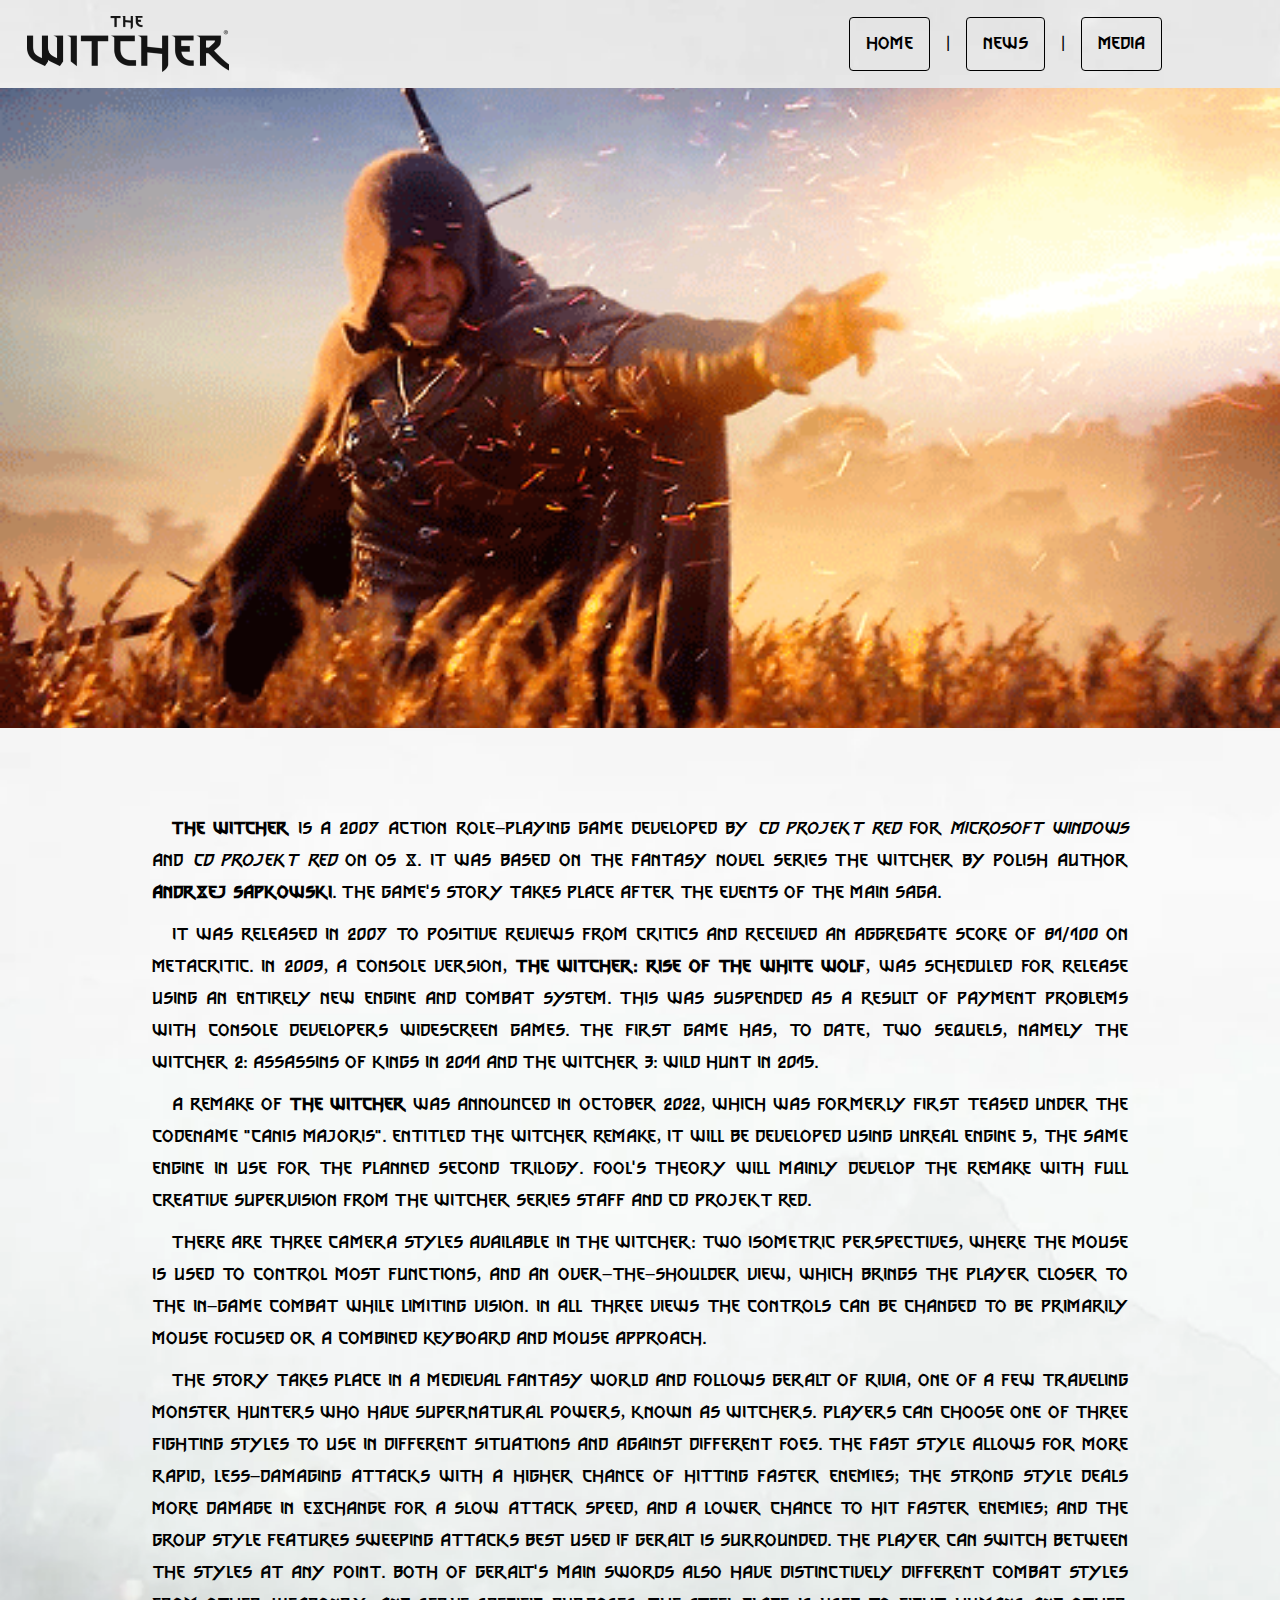
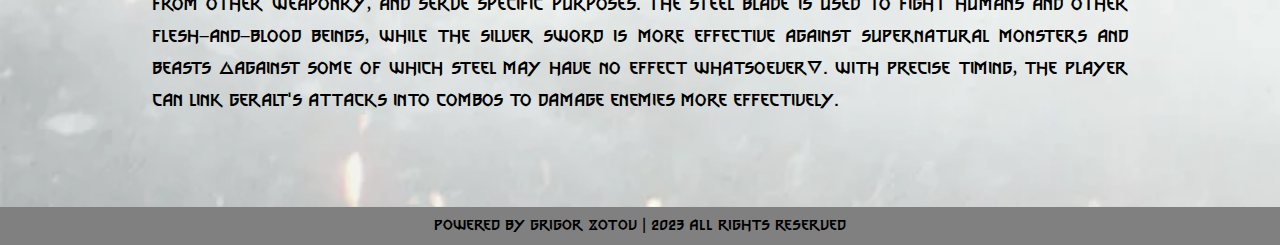
<file: index.html>
<!DOCTYPE html>
<html>
<head>
	<meta charset="utf-8" />
	<title>The Witcher</title>
	<link rel="stylesheet" type="text/css" href="css/styles.css" />
</head>
<body>
<div class="wrapper">
	<div class="header">
		<img class="logo-img" src="./images/logo-witcher.png"/>
	</div>
	<div class="menu-right">
		<a href="index.html">Home</a> | 
		<a href="news.html">News</a> | 
		<a href="media.html">Media</a>
	</div>
	<div class="header-2">
		<img class="wide-image" src="./images/witcher-gaze.gif"/>
	</div>
	<div class="article">	
		<p> 
		<b>The Witcher</b> is a 2007 action role-playing game developed by <i>CD Projekt Red</i> for <i>Microsoft Windows</i> and <i>CD Projekt Red</i> on OS X. 
		It was based on the fantasy novel series The Witcher by Polish author <b>Andrzej Sapkowski</b>. The game's story takes place after the events of the main saga.
		</p>
		<p>
		It was released in 2007 to positive reviews from critics and received an aggregate score of 81/100 on Metacritic. 
		In 2009, a console version, <b>The Witcher: Rise of the White Wolf</b>, was scheduled for release using an entirely new engine and combat system. 
		This was suspended as a result of payment problems with console developers Widescreen Games. 
		The first game has, to date, two sequels, namely The Witcher 2: Assassins of Kings in 2011 and The Witcher 3: Wild Hunt in 2015.
		</p>
		<p>
		A remake of <b>The Witcher</b> was announced in October 2022, which was formerly first teased under the codename "Canis Majoris". 
		Entitled The Witcher Remake, it will be developed using Unreal Engine 5, 
		the same engine in use for the planned second trilogy. Fool's Theory will mainly develop the remake with full creative supervision from 
		The Witcher series staff and CD Projekt Red.
		</p>
		
		<p>
		There are three camera styles available in The Witcher: two isometric perspectives, where the mouse is used to 
		control most functions, and an over-the-shoulder view, which brings the player closer to the in-game combat 
		while limiting vision. In all three views the controls can be changed to be primarily mouse focused or a 
		combined keyboard and mouse approach. 
		</p>
		
		<p>
		The story takes place in a medieval fantasy world and follows Geralt of Rivia, one of a few traveling monster 
		hunters who have supernatural powers, known as Witchers. Players can choose one of three fighting styles to use 
		in different situations and against different foes. The fast style allows for more rapid, less-damaging attacks 
		with a higher chance of hitting faster enemies; the strong style deals more damage in exchange for a slow attack speed, 
		and a lower chance to hit faster enemies; and the group style features sweeping attacks best used if Geralt is surrounded.
		The player can switch between the styles at any point. Both of Geralt's main swords also have distinctively different 
		combat styles from other weaponry, and serve specific purposes. The steel blade is used to fight humans and other 
		flesh-and-blood beings, while the silver sword is more effective against supernatural monsters and beasts 
		(against some of which steel may have no effect whatsoever). With precise timing, the player can link Geralt's 
		attacks into combos to damage enemies more effectively. 
		</p>
	</div>
	<div class="footer">
		Powered by Grigor Zotov | 2023 All rights reserved
	</div>
</div>
</body>
</html>
</file>
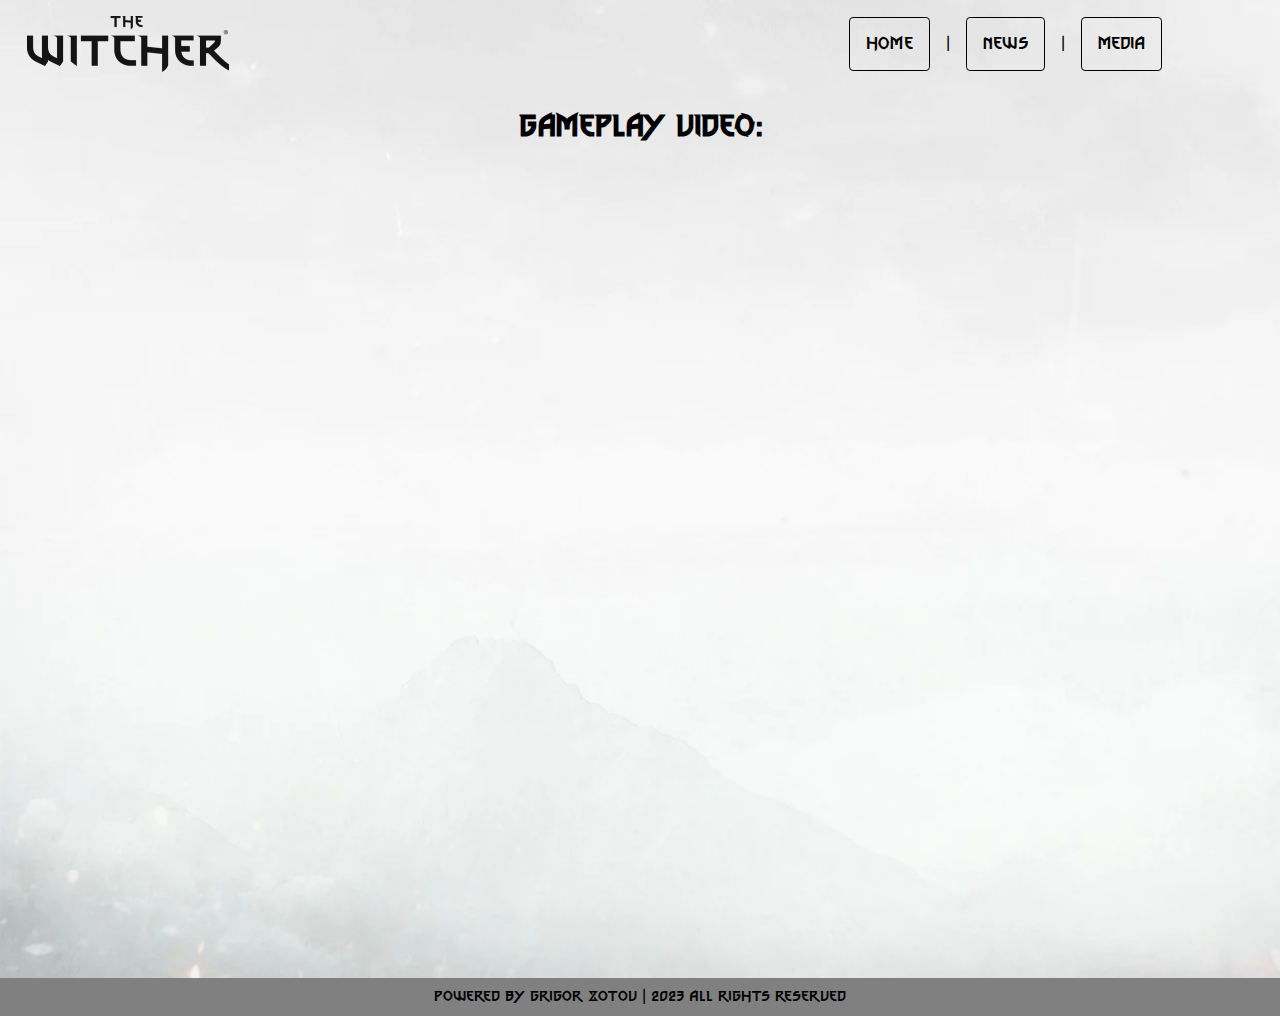
<file: media.html>
<!DOCTYPE html>
<html>
<head>
	<meta charset="utf-8" />
	<title>The Witcher</title>
	<link rel="stylesheet" type="text/css" href="css/styles.css" />
</head>
<body>
<div class="wrapper">
	<div class="header">
		<img class="logo-img" src="./images/logo-witcher.png"/>
	</div>
	<div class="menu-right">
		<a href="index.html">Home</a> | 
		<a href="news.html">News</a> | 
		<a href="media.html">Media</a>
	</div>
	<div class="header-2">
		<h1>Gameplay video: </h1>
	</div>
	<div class="article">	
		<embed src="https://www.youtube-nocookie.com/embed/1-l29HlKkXU" 
			title="YouTube video player" frameborder="0" 
			allow="accelerometer; autoplay; clipboard-write;
			encrypted-media; gyroscope; picture-in-picture; 
			web-share" allowfullscreen>
		</embed>
	</div>
	<div class="footer">
		Powered by Grigor Zotov | 2023 All rights reserved
	</div>
</div>
</body>
</html>
</file>
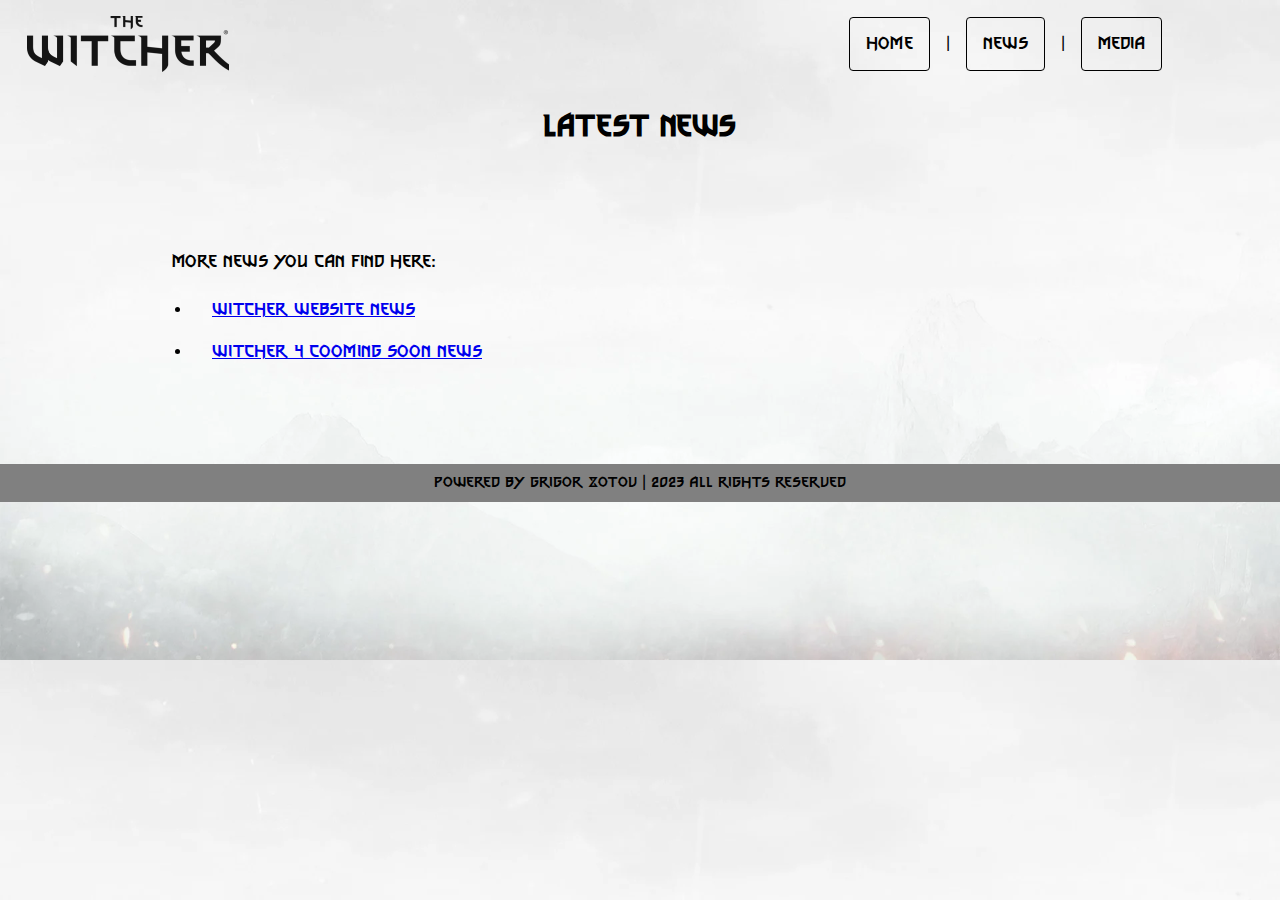
<file: news.html>
<!DOCTYPE html>
<html>
<head>
	<meta charset="utf-8" />
	<title>The Witcher</title>
	<link rel="stylesheet" type="text/css" href="css/styles.css" />
</head>
<body>
<div class="wrapper">
	<div class="header">
		<img class="logo-img" src="./images/logo-witcher.png"/>
	</div>
	<div class="menu-right">
		<a href="index.html">Home</a> | 
		<a href="news.html">News</a> | 
		<a href="media.html">Media</a>
	</div>
	<div class="header-2">
		<h1>Latest news</h1>
	</div>
	<div class="article">	
		<p>More news you can find here: <br>
			<ul>
				<li><a href="https://www.thewitcher.com/bg/en/news">Witcher Website News</a></li>
				<li><a href="https://www.gamesradar.com/the-witcher-4-release-date/">Witcher 4 Cooming soon news</a></li>
			</ul>
		</p>
	</div>
	<div class="footer">
		Powered by Grigor Zotov | 2023 All rights reserved
	</div>
</div>
</body>
</html>
</file>
<file: css/styles.css>
@font-face {
 font-family: 'Thewitcher2';
 src: url('../MyFont/TheWitcherFont.ttf');
}


body {
	margin: 0px;
	background-image: url('../images/background-witcher.png');
	background-size: cover;
}

.wrapper{
	display: grid;
	grid-template-columns: 20% auto;
	grid-template-rows: auto auto auto auto;
	grid-template-areas: "header  menu_right"
						 "header-2	  header-2"
						 "article	  article"
						 "footer  footer";
	margin: 0px;
	font-family: "Thewitcher2";
}


.header{
	grid-area: header;
	padding: 1rem;
	display: flex;
	align-items: center;
	justify-content: center;
}

.menu-right {
	max-width: 90%;
	display: flex;
	align-items: center;
	justify-content: right;
}

.menu-right a {
	color: inherit; /* blue colors for links too */
	text-decoration: inherit; /* no underline */

    outline: 0;
    grid-gap: 8px;
    align-items: center;
	background: 0 0;
    border: 1px solid #000;
    border-radius: 4px;
    cursor: pointer;
    display: inline-flex;
    flex-shrink: 0;
    font-size: 16px;
    gap: 8px;
    justify-content: center;
    line-height: 1.5;
    overflow: hidden;
    padding: 12px 16px;
    text-decoration: none;
    text-overflow: ellipsis;
    transition: all .14s ease-out;
    white-space: nowrap;                       
}

.menu-right a:hover {
    box-shadow: 4px 4px 0 #000;
    transform: translate(-4px,-4px);
}

.menu-right a{
	margin: 1rem;
	font-size: 14pt;
}

.header-2{
	grid-area: header-2;
}

.header-2 .wide-image {
	width: 100%;
	object-fit: cover;
	max-height: 40rem;
}

.header-2 h1 {
	display: flex;
	align-items: center;
	justify-content: center;
}

.article {
	grid-area: article;
	line-height: 2em;
	padding: 5rem 7rem 5rem 7rem;
}

.article embed {
	width: 100%;
	height: 40rem;
}

.article ul li {
	text-indent: 20px;
	text-align: justify;
	margin-left:40px;
	margin-right:40px;
	margin-top:0px;
	margin-bottom:10px; 
	font-size: 14pt
}

.footer{
	grid-area: footer;
	background-color: grey;
	text-align: center;
	padding-top: 10px;
	padding-bottom: 10px;
}

p{
	text-indent: 20px;
	text-align: justify;
	margin-left:40px;
	margin-right:40px;
	margin-top:0px;
	margin-bottom:10px; 
	font-size: 14pt
}

img.logo-img {
	max-width: 90%;
}

@media screen and (max-width: 900px) {
	.wrapper{
		grid-template-columns: auto;
		grid-template-rows: auto auto auto auto auto;
		grid-template-areas: "header "
							 "menu_right"
							 "header-2"
							 "article"
							 "footer";	
	}
	
	.article {
		padding: 2rem;
	}
	
	.menu-right {
		max-width: 100%;
		align-items: center;
		justify-content: center;
	}
	
	.article embed {
		height: 30rem;
	}
}


@media screen and (max-width: 680px) {
	.wrapper{
		grid-template-columns: auto;
		grid-template-rows: auto auto auto auto auto;
		grid-template-areas: "header"
							 "menu_right"
							 "header-2"
							 "article"
							 "footer";	
	}
	
	p{
		margin-left:0px;
		margin-right:0px;
	}
	
	.article {
		padding: 3rem;
	}
	
	.article embed {
		height: 25rem;
	}
}
</file>
